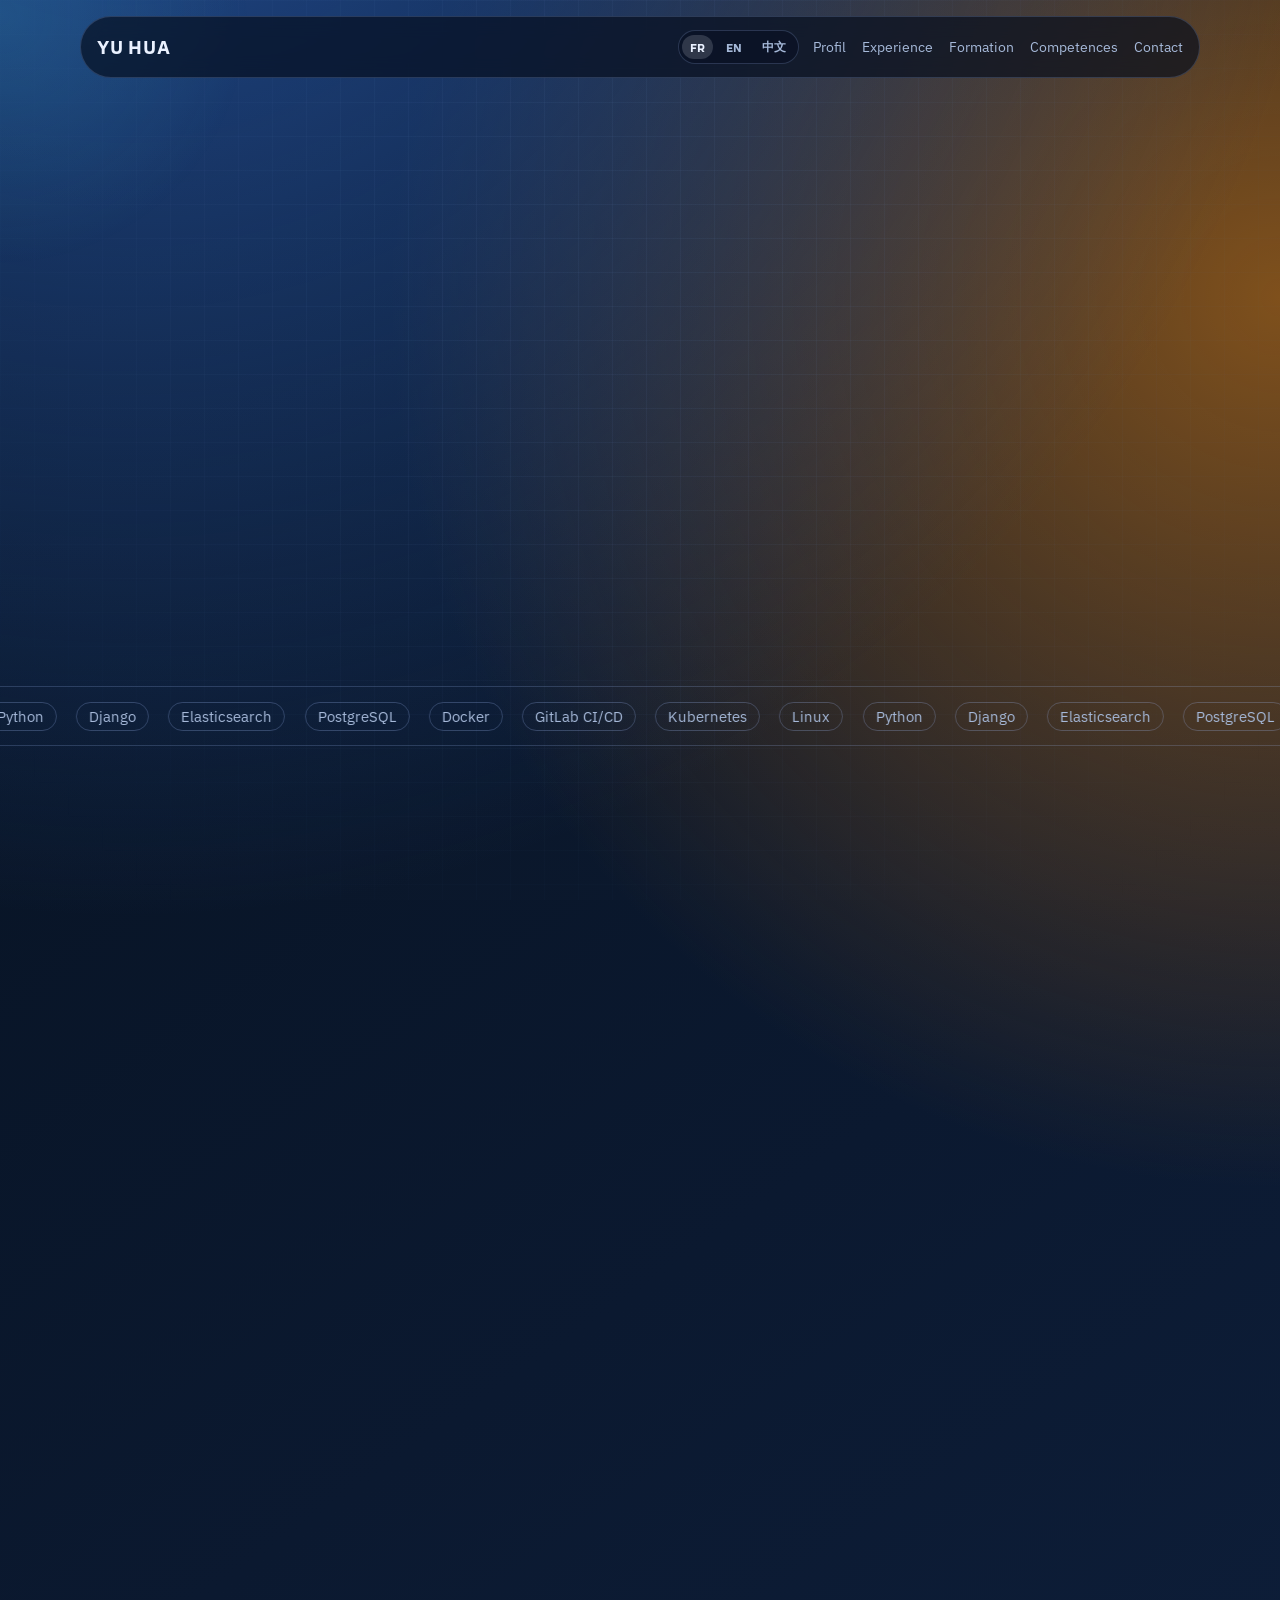
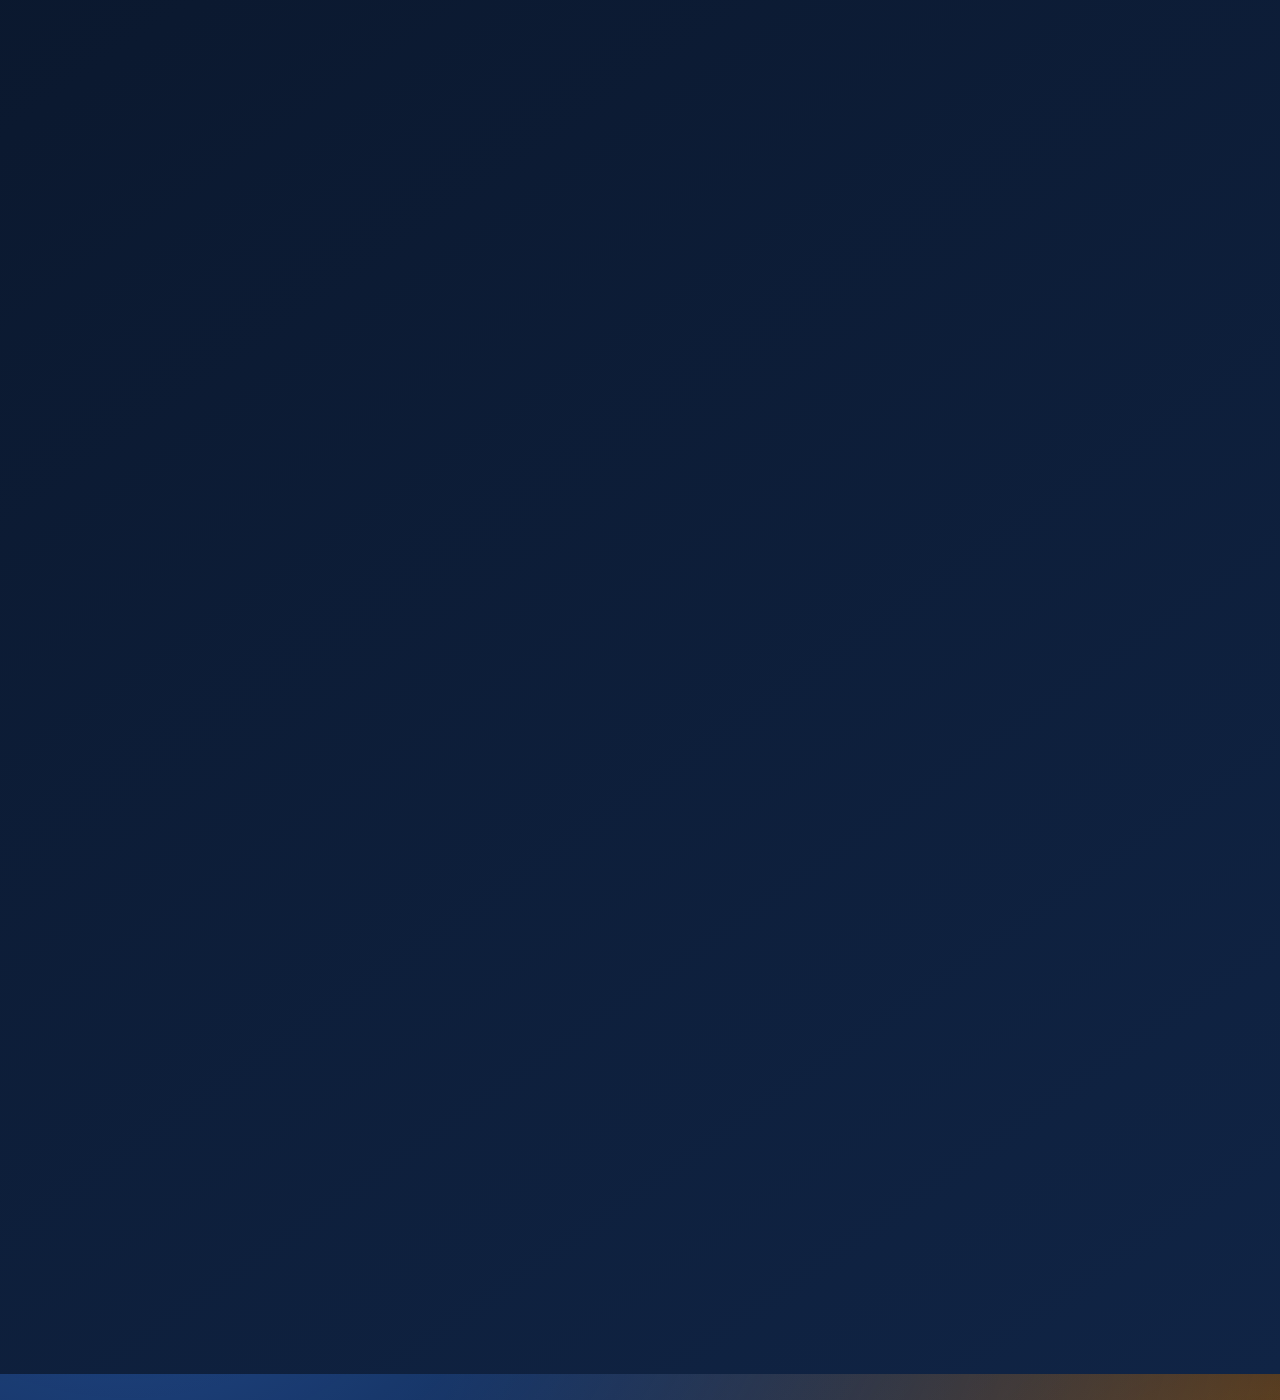
<file: index.html>
<!doctype html>
<html lang="fr">
<head>
  <meta charset="utf-8" />
  <meta name="viewport" content="width=device-width, initial-scale=1" />
  <title>Redirecting...</title>
  <meta http-equiv="refresh" content="0; url=/homepage_yhua/" />
</head>
<body>
  <p>Redirecting to <a href="/homepage_yhua/">/homepage_yhua/</a> ...</p>
</body>
</html>
</file>
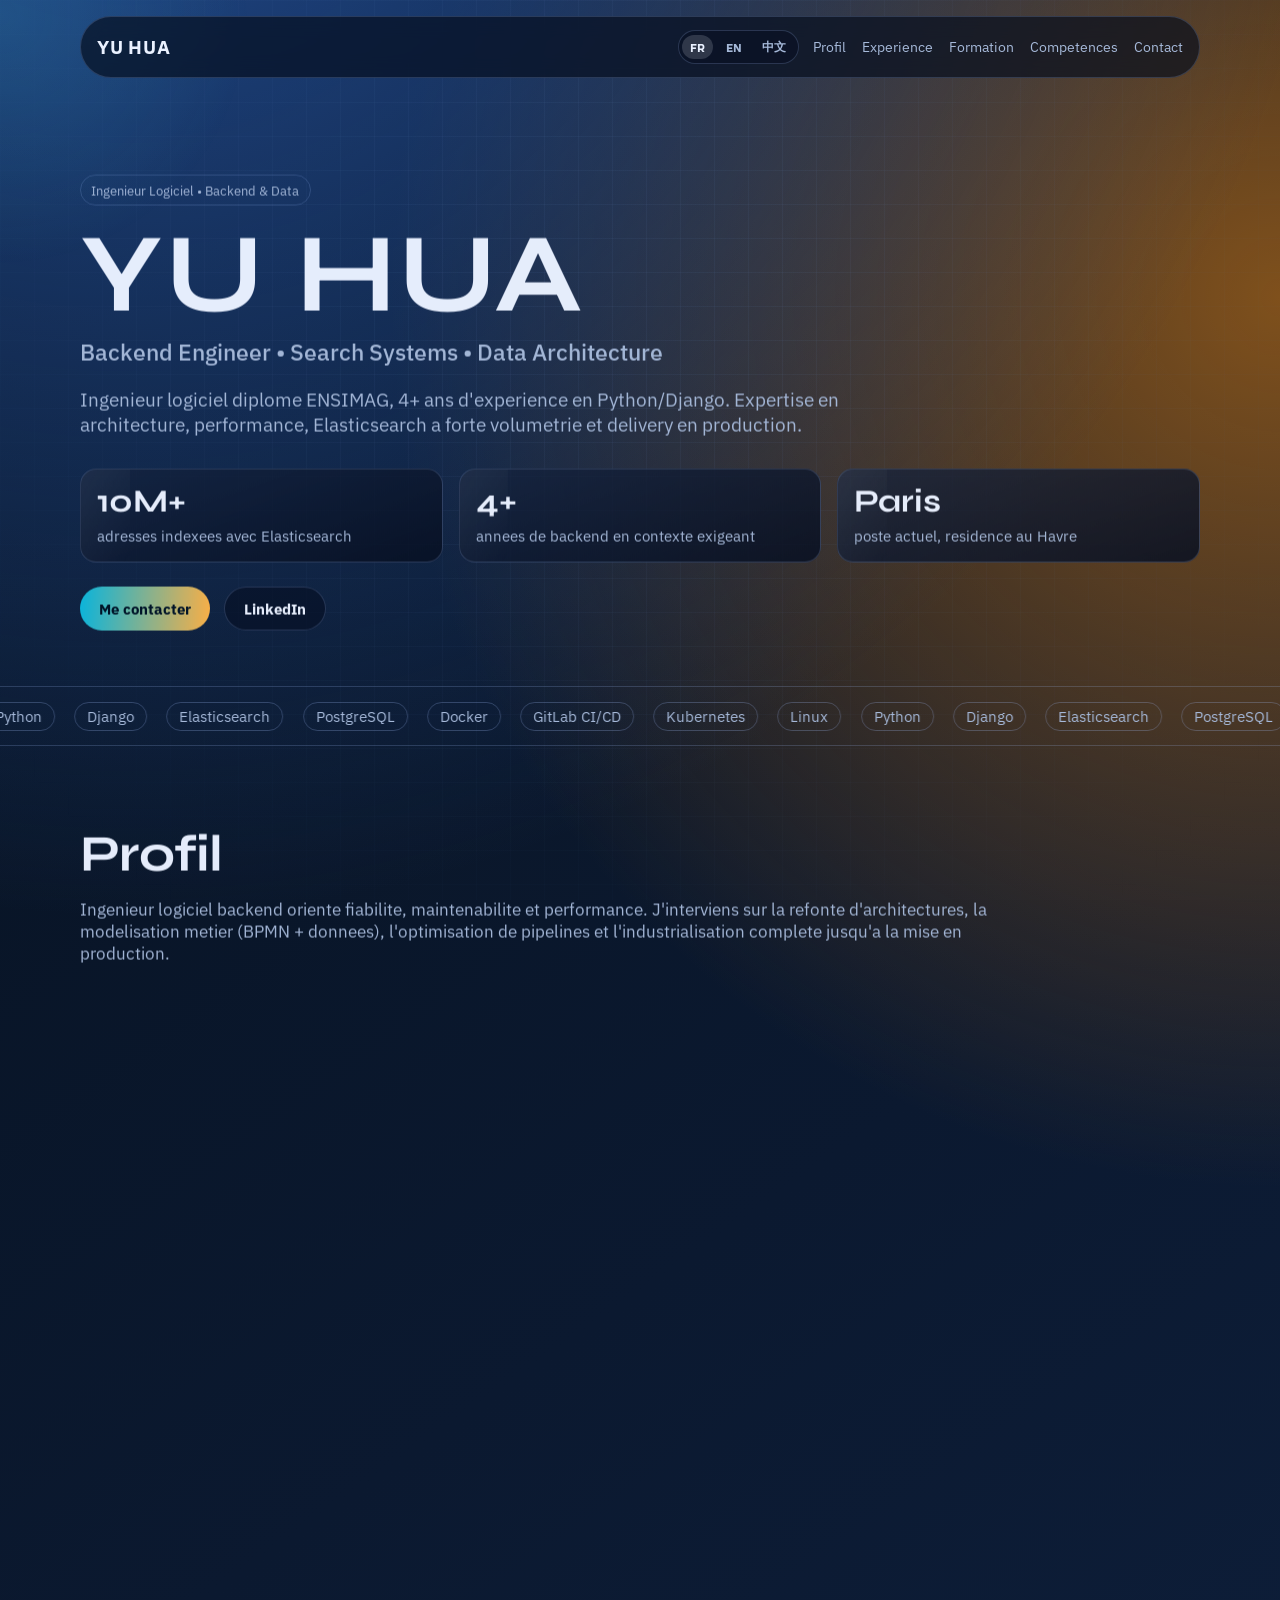
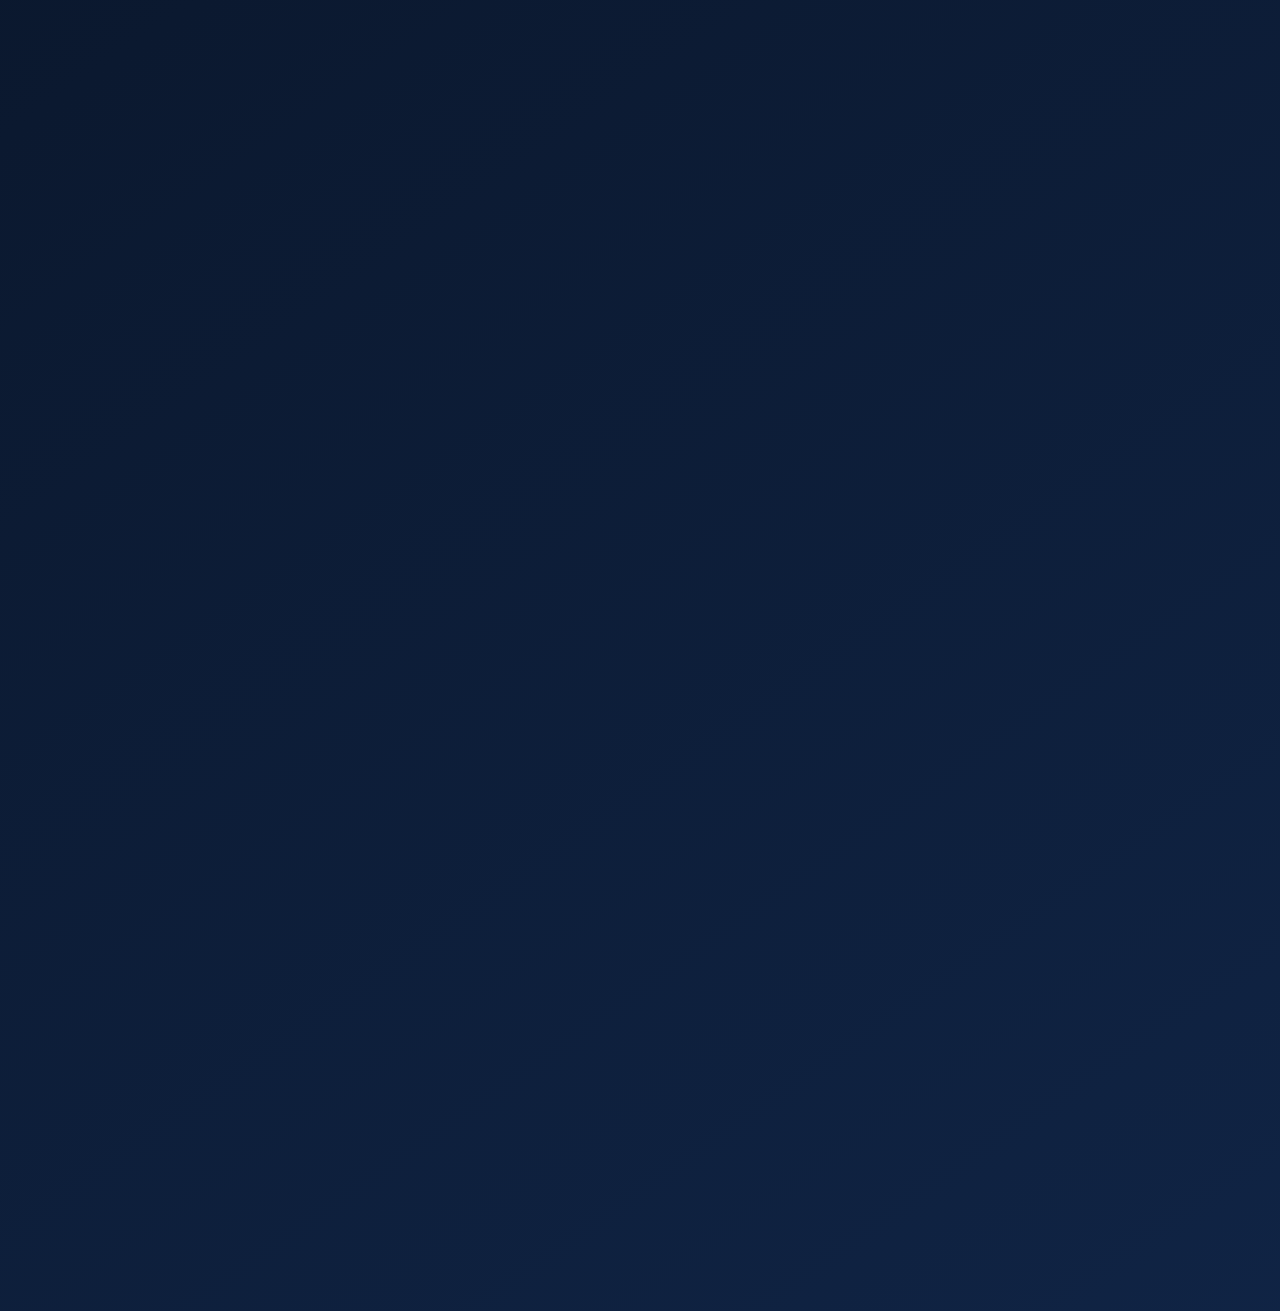
<file: homepage/index.html>
<!doctype html>
<html lang="fr">
<head>
  <meta charset="utf-8" />
  <meta name="viewport" content="width=device-width, initial-scale=1" />
  <title>Redirecting...</title>
  <meta http-equiv="refresh" content="0; url=/homepage/yhua/" />
</head>
<body>
  <p>Redirecting to <a href="/homepage/yhua/">/homepage/yhua/</a> ...</p>
</body>
</html>
</file>
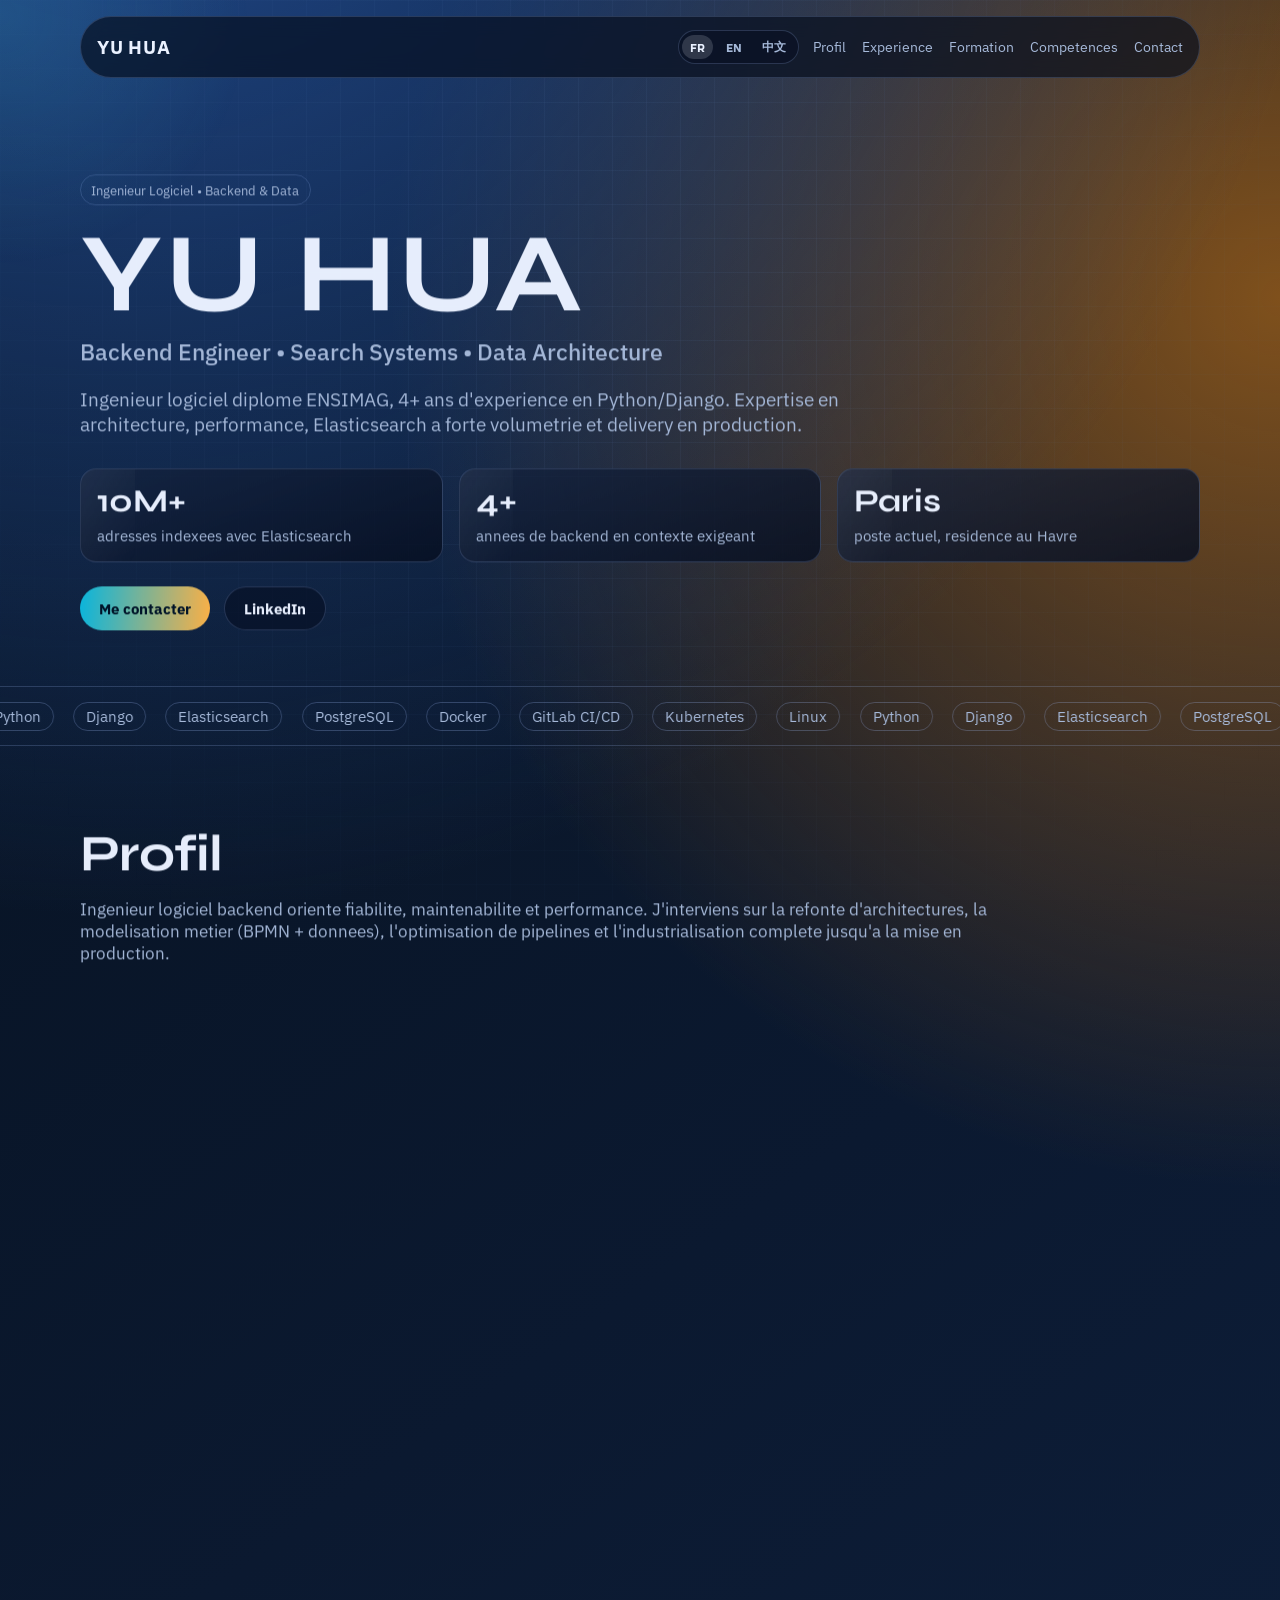
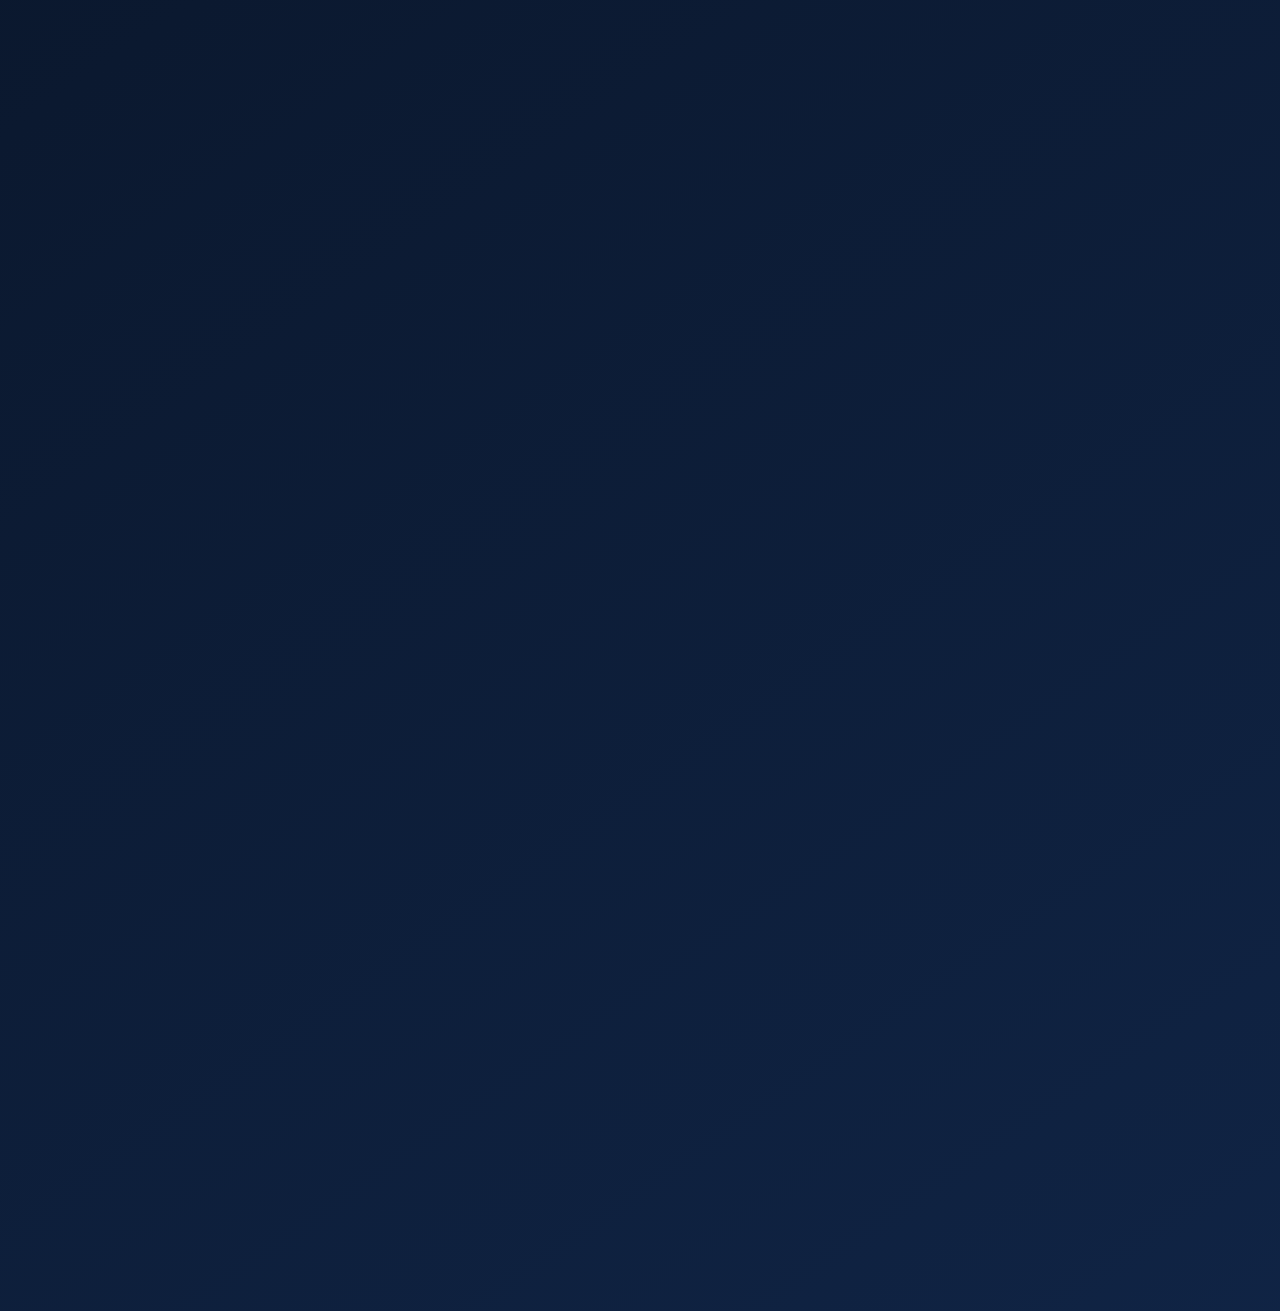
<file: homepage_yhua/index.html>
<!doctype html>
<html lang="fr">
<head>
  <meta charset="utf-8" />
  <meta name="viewport" content="width=device-width, initial-scale=1" />
  <title>Moved</title>
  <meta http-equiv="refresh" content="0; url=/homepage/yhua/" />
</head>
<body>
  <p>Moved to <a href="/homepage/yhua/">/homepage/yhua/</a>.</p>
</body>
</html>
</file>
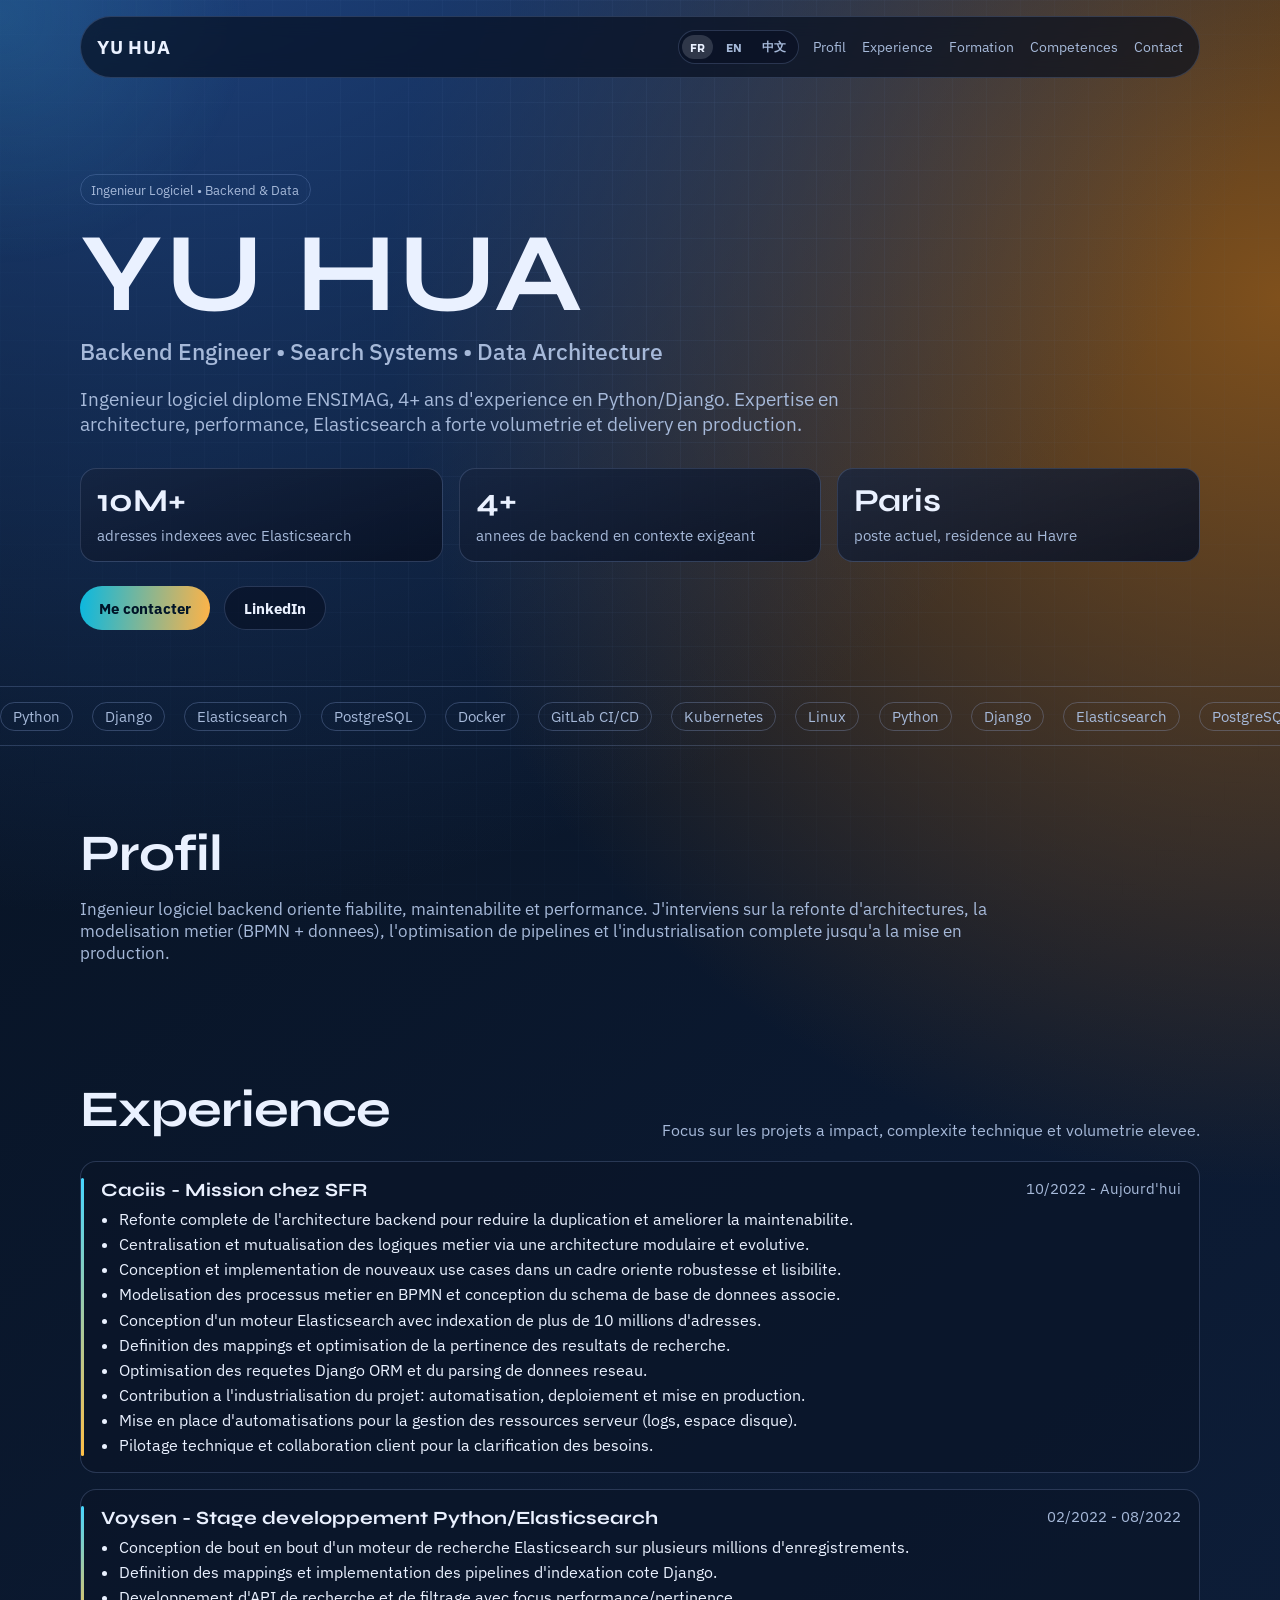
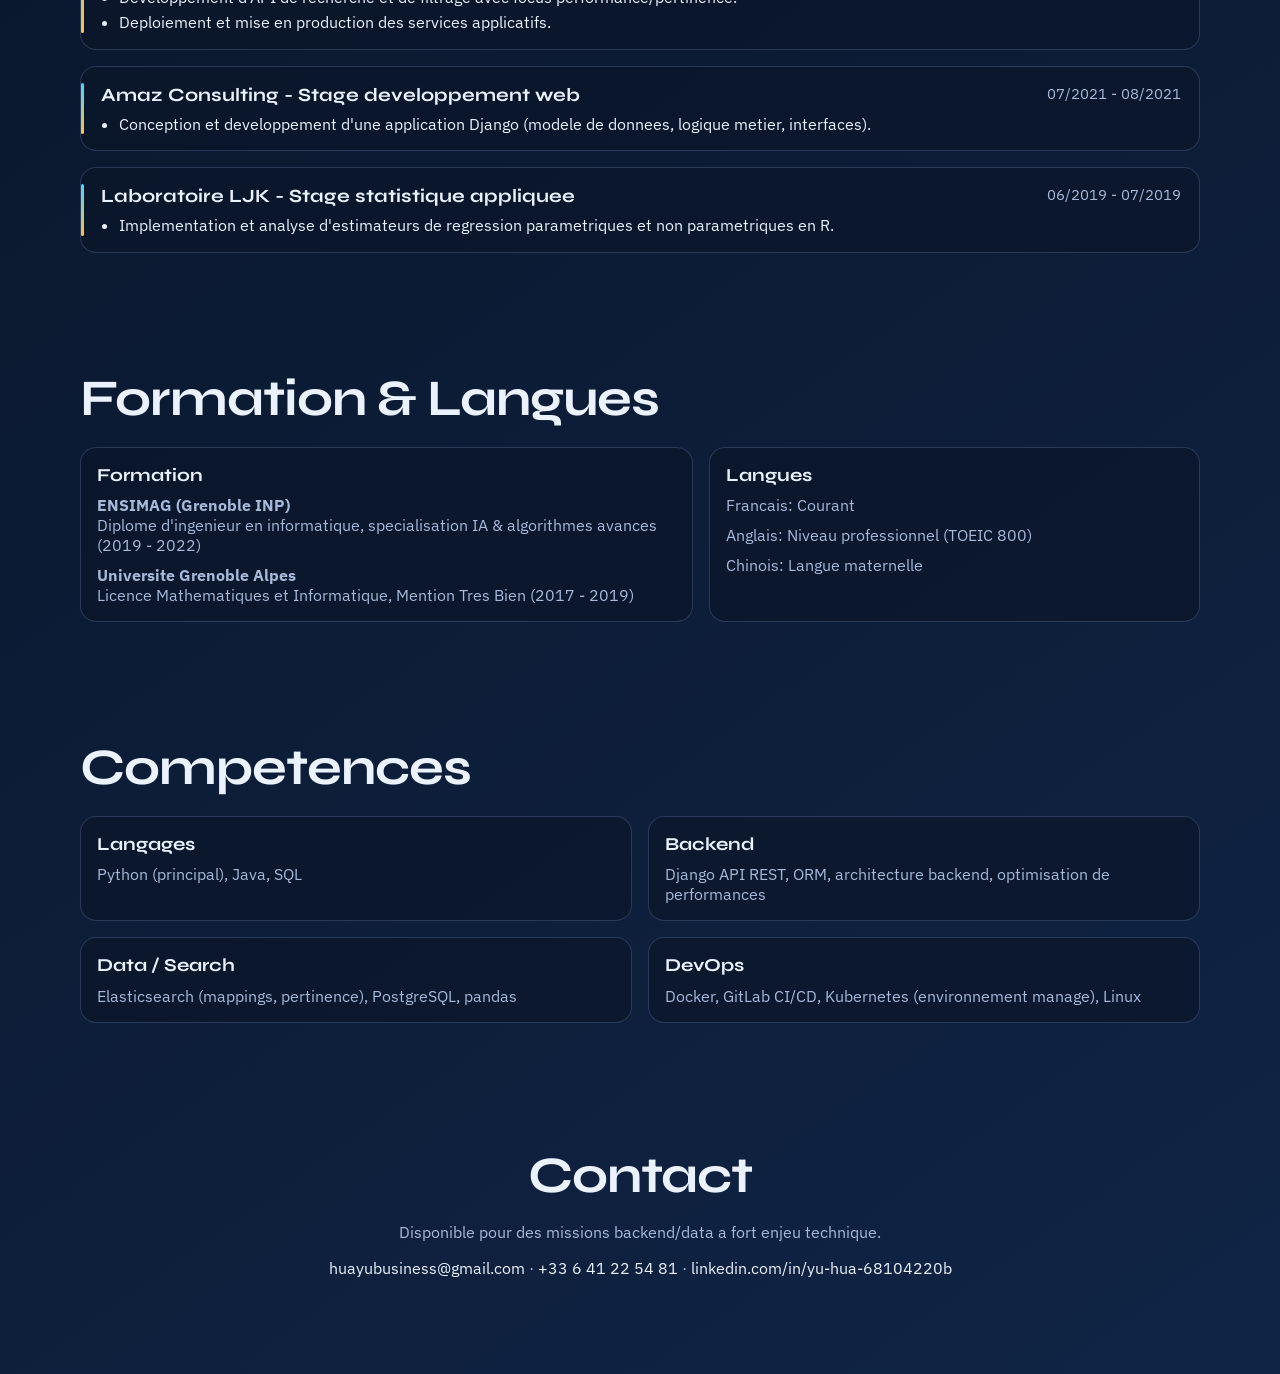
<file: homepage/yhua/index.html>
<!doctype html>
<html lang="fr">
<head>
  <meta charset="UTF-8" />
  <meta name="viewport" content="width=device-width, initial-scale=1.0" />
  <title>Yu HUA | Backend & Data Engineer</title>
  <meta name="description" content="Portfolio de Yu HUA, ingénieur backend et data spécialisé en search, architecture et IA appliquée." />
  <link rel="preconnect" href="https://fonts.googleapis.com" />
  <link rel="preconnect" href="https://fonts.gstatic.com" crossorigin />
  <link href="https://fonts.googleapis.com/css2?family=IBM+Plex+Sans:wght@400;500;700&family=Syne:wght@500;700;800&display=swap" rel="stylesheet" />
  <link rel="stylesheet" href="./styles.css" />
</head>
<body>
  <div class="noise" aria-hidden="true"></div>
  <div class="spotlight" id="spotlight" aria-hidden="true"></div>

  <header class="topbar" id="top">
    <a class="brand" href="#top" data-i18n="name.brand">YU HUA</a>
    <div class="topbar-right">
      <div class="lang-switch" aria-label="Language switcher">
        <button type="button" class="lang-btn active" data-lang-switch="fr">FR</button>
        <button type="button" class="lang-btn" data-lang-switch="en">EN</button>
        <button type="button" class="lang-btn" data-lang-switch="zh">中文</button>
      </div>
      <nav class="menu" aria-label="Navigation principale">
        <a href="#profil" data-i18n="nav.profil">Profil</a>
        <a href="#experience" data-i18n="nav.experience">Expérience</a>
        <a href="#education" data-i18n="nav.education">Formation</a>
        <a href="#skills" data-i18n="nav.skills">Compétences</a>
        <a href="#contact" data-i18n="nav.contact">Contact</a>
      </nav>
    </div>
  </header>

  <section class="hero reveal">
    <p class="tag" data-i18n="hero.tag">Ingénieur Logiciel • Backend & Data</p>
    <h1 class="hero-name" data-i18n="name.hero">YU HUA</h1>
    <p class="hero-role" data-i18n="hero.role">Backend Engineer • Search Systems • Data Architecture</p>
    <p class="intro" data-i18n="hero.intro">
      Ingénieur logiciel diplômé ENSIMAG, 4+ ans d'expérience en Python/Django.
      Expertise en architecture, performance, Elasticsearch à forte volumétrie et delivery en production.
    </p>

    <div class="hero-grid">
      <article class="metric">
        <strong>10M+</strong>
        <p data-i18n="hero.metric1">adresses indexées avec Elasticsearch</p>
      </article>
      <article class="metric">
        <strong>4+</strong>
        <p data-i18n="hero.metric2">années de backend en contexte exigeant</p>
      </article>
      <article class="metric">
        <strong data-i18n="hero.metric3strong">Paris</strong>
        <p data-i18n="hero.metric3">poste actuel, résidence au Havre</p>
      </article>
    </div>

    <div class="hero-actions">
      <button class="btn primary" id="open-contact-modal" type="button" data-i18n="hero.contactBtn">Me contacter</button>
      <a class="btn" href="https://www.linkedin.com/in/yu-hua-68104220b/" target="_blank" rel="noreferrer">LinkedIn</a>
    </div>
  </section>

  <section class="ticker" aria-label="Technologies">
    <div class="track">
      <span>Python</span>
      <span>Django</span>
      <span>Elasticsearch</span>
      <span>PostgreSQL</span>
      <span>Docker</span>
      <span>GitLab CI/CD</span>
      <span>Kubernetes</span>
      <span>Linux</span>
      <span>Python</span>
      <span>Django</span>
      <span>Elasticsearch</span>
      <span>PostgreSQL</span>
      <span>Docker</span>
      <span>GitLab CI/CD</span>
      <span>Kubernetes</span>
      <span>Linux</span>
    </div>
  </section>

  <main>
    <section class="section reveal" id="profil">
      <h2 data-i18n="profil.title">Profil</h2>
      <p data-i18n="profil.body">
        Ingénieur logiciel backend orienté fiabilité, maintenabilité et performance.
        J'interviens sur la refonte d'architectures, la modélisation métier (BPMN + données),
        l'optimisation de pipelines et l'industrialisation complète jusqu'à la mise en production.
      </p>
    </section>

    <section class="section reveal" id="experience">
      <div class="section-head">
        <h2 data-i18n="experience.title">Expérience</h2>
        <p data-i18n="experience.subtitle">Focus sur les projets à impact, complexité technique et volumétrie élevée.</p>
      </div>

      <div class="timeline">
        <article class="job">
          <div class="job-head">
            <h3 data-i18n="experience.sfr.title">Caciis - Mission chez SFR</h3>
            <span data-i18n="experience.sfr.date">10/2022 - Aujourd'hui</span>
          </div>
          <ul>
            <li data-i18n="experience.sfr.b1">Refonte complète de l'architecture backend pour réduire la duplication et améliorer la maintenabilité.</li>
            <li data-i18n="experience.sfr.b2">Centralisation et mutualisation des logiques métier via une architecture modulaire et évolutive.</li>
            <li data-i18n="experience.sfr.b3">Conception et implémentation de nouveaux use cases dans un cadre orienté robustesse et lisibilité.</li>
            <li data-i18n="experience.sfr.b4">Modélisation des processus métier en BPMN et conception du schéma de base de données associé.</li>
            <li data-i18n="experience.sfr.b5">Conception d'un moteur Elasticsearch avec indexation de plus de 10 millions d'adresses.</li>
            <li data-i18n="experience.sfr.b6">Définition des mappings et optimisation de la pertinence des résultats de recherche.</li>
            <li data-i18n="experience.sfr.b7">Optimisation des requêtes Django ORM et du parsing de données réseau.</li>
            <li data-i18n="experience.sfr.b8">Contribution à l'industrialisation du projet: automatisation, déploiement et mise en production.</li>
            <li data-i18n="experience.sfr.b9">Mise en place d'automatisations pour la gestion des ressources serveur (logs, espace disque).</li>
            <li data-i18n="experience.sfr.b10">Pilotage technique et collaboration client pour la clarification des besoins.</li>
          </ul>
        </article>

        <article class="job">
          <div class="job-head">
            <h3 data-i18n="experience.voysen.title">Voysen - Stage développement Python/Elasticsearch</h3>
            <span data-i18n="experience.voysen.date">02/2022 - 08/2022</span>
          </div>
          <ul>
            <li data-i18n="experience.voysen.b1">Conception de bout en bout d'un moteur de recherche Elasticsearch sur plusieurs millions d'enregistrements.</li>
            <li data-i18n="experience.voysen.b2">Définition des mappings et implémentation des pipelines d'indexation côté Django.</li>
            <li data-i18n="experience.voysen.b3">Développement d'API de recherche et de filtrage avec focus performance/pertinence.</li>
            <li data-i18n="experience.voysen.b4">Déploiement et mise en production des services applicatifs.</li>
          </ul>
        </article>

        <article class="job">
          <div class="job-head">
            <h3 data-i18n="experience.amaz.title">Amaz Consulting - Stage développement web</h3>
            <span data-i18n="experience.amaz.date">07/2021 - 08/2021</span>
          </div>
          <ul>
            <li data-i18n="experience.amaz.b1">Conception et développement d'une application Django (modèle de données, logique métier, interfaces).</li>
          </ul>
        </article>

        <article class="job">
          <div class="job-head">
            <h3 data-i18n="experience.ljk.title">Laboratoire LJK - Stage statistique appliquée</h3>
            <span data-i18n="experience.ljk.date">06/2019 - 07/2019</span>
          </div>
          <ul>
            <li data-i18n="experience.ljk.b1">Implémentation et analyse d'estimateurs de régression paramétriques et non paramétriques en R.</li>
          </ul>
        </article>
      </div>
    </section>

    <section class="section reveal" id="education">
      <h2 data-i18n="education.title">Formation & Langues</h2>
      <div class="split">
        <article class="panel">
          <h3 data-i18n="education.eduTitle">Formation</h3>
          <p data-i18n="education.e1"><strong>ENSIMAG (Grenoble INP)</strong><br />Diplôme d'ingénieur en informatique, spécialisation IA & algorithmes avancés (2019 - 2022)</p>
          <p data-i18n="education.e2"><strong>Université Grenoble Alpes</strong><br />Licence Mathématiques et Informatique, Mention Très Bien (2017 - 2019)</p>
        </article>

        <article class="panel">
          <h3 data-i18n="education.langTitle">Langues</h3>
          <p data-i18n="education.l1">Français: Courant</p>
          <p data-i18n="education.l2">Anglais: Niveau professionnel (TOEIC 800)</p>
          <p data-i18n="education.l3">Chinois: Langue maternelle</p>
        </article>
      </div>
    </section>

    <section class="section reveal" id="skills">
      <h2 data-i18n="skills.title">Compétences</h2>
      <div class="skills">
        <article class="skill-card">
          <h3 data-i18n="skills.s1t">Langages</h3>
          <p data-i18n="skills.s1b">Python (principal), Java, SQL</p>
        </article>
        <article class="skill-card">
          <h3 data-i18n="skills.s2t">Backend</h3>
          <p data-i18n="skills.s2b">Django API REST, ORM, architecture backend, optimisation de performances</p>
        </article>
        <article class="skill-card">
          <h3 data-i18n="skills.s3t">Data / Search</h3>
          <p data-i18n="skills.s3b">Elasticsearch (mappings, pertinence), PostgreSQL, pandas</p>
        </article>
        <article class="skill-card">
          <h3 data-i18n="skills.s4t">DevOps</h3>
          <p data-i18n="skills.s4b">Docker, GitLab CI/CD, Kubernetes (environnement managé), Linux</p>
        </article>
      </div>
    </section>
  </main>

  <footer class="footer reveal" id="contact">
    <h2 data-i18n="contact.title">Contact</h2>
    <p data-i18n="contact.subtitle">Disponible pour des missions backend/data à fort enjeu technique.</p>
    <p>
      <a href="mailto:huayubusiness@gmail.com">huayubusiness@gmail.com</a>
      <span> · </span>
      <a href="tel:+33641225481">+33 6 41 22 54 81</a>
      <span> · </span>
      <a href="https://www.linkedin.com/in/yu-hua-68104220b/" target="_blank" rel="noreferrer">linkedin.com/in/yu-hua-68104220b</a>
    </p>
  </footer>

  <div class="modal-backdrop" id="contact-modal" aria-hidden="true">
    <section class="modal" role="dialog" aria-modal="true" aria-labelledby="contact-modal-title">
      <div class="modal-head">
        <h3 id="contact-modal-title" data-i18n="modal.title">Envoyer un message</h3>
        <button class="close-btn" id="close-contact-modal" type="button" aria-label="Fermer">x</button>
      </div>
      <form id="contact-form">
        <label for="sender-email" data-i18n="modal.emailLabel">Votre e-mail</label>
        <input id="sender-email" name="sender_email" type="email" placeholder="ex: nom@email.com" data-i18n-placeholder="modal.emailPh" required />

        <label for="sender-message" data-i18n="modal.msgLabel">Votre message</label>
        <textarea id="sender-message" name="sender_message" rows="6" placeholder="Votre message..." data-i18n-placeholder="modal.msgPh" required></textarea>

        <button class="btn primary modal-submit" type="submit" data-i18n="modal.send">Envoyer</button>
      </form>
    </section>
  </div>

  <script src="./script.js"></script>
</body>
</html>
</file>
<file: homepage/yhua/styles.css>
:root {
  --bg-0: #06111f;
  --bg-1: #0b1930;
  --bg-2: #102445;
  --ink: #eaf1ff;
  --ink-soft: #a6b9d9;
  --line: rgba(167, 196, 255, 0.2);
  --card: rgba(11, 21, 41, 0.68);
  --glow-a: #47d6ff;
  --glow-b: #ffbf47;
  --max: 1120px;
}

* {
  box-sizing: border-box;
}

html,
body {
  margin: 0;
  padding: 0;
}

html {
  scroll-behavior: smooth;
}

body {
  font-family: "IBM Plex Sans", sans-serif;
  color: var(--ink);
  background:
    radial-gradient(circle at 10% -10%, #214b91 0%, transparent 35%),
    radial-gradient(circle at 100% 10%, #7e4f1b 0%, transparent 30%),
    linear-gradient(145deg, var(--bg-0), var(--bg-1) 45%, var(--bg-2));
  min-height: 100vh;
  overflow-x: hidden;
}

body::before {
  content: "";
  position: fixed;
  inset: 0;
  background-image:
    linear-gradient(rgba(108, 143, 201, 0.07) 1px, transparent 1px),
    linear-gradient(90deg, rgba(108, 143, 201, 0.07) 1px, transparent 1px);
  background-size: 34px 34px;
  mask-image: radial-gradient(circle at 50% 30%, black 20%, transparent 90%);
  pointer-events: none;
  z-index: -2;
}

.noise {
  position: fixed;
  inset: 0;
  background-image: radial-gradient(rgba(255, 255, 255, 0.06) 1px, transparent 1px);
  background-size: 2px 2px;
  opacity: 0.12;
  pointer-events: none;
  z-index: -1;
}

.spotlight {
  position: fixed;
  width: 520px;
  aspect-ratio: 1;
  border-radius: 50%;
  pointer-events: none;
  background: radial-gradient(circle, rgba(71, 214, 255, 0.14) 0%, rgba(71, 214, 255, 0) 68%);
  transform: translate(-50%, -50%);
  z-index: -1;
}

.topbar {
  width: min(var(--max), 94vw);
  margin: 1rem auto 0;
  position: sticky;
  top: 0.8rem;
  display: flex;
  justify-content: space-between;
  align-items: center;
  gap: 1rem;
  padding: 0.8rem 1rem;
  border: 1px solid var(--line);
  background: rgba(5, 13, 28, 0.66);
  backdrop-filter: blur(10px);
  border-radius: 999px;
  z-index: 20;
}

.topbar-right {
  display: flex;
  align-items: center;
  gap: 0.9rem;
}

.brand {
  font-family: "IBM Plex Sans", sans-serif;
  font-weight: 800;
  color: var(--ink);
  letter-spacing: 0.04em;
  text-decoration: none;
  font-size: 1.2rem;
  line-height: 1.1;
  white-space: nowrap;
  display: inline-flex;
  align-items: center;
}

.lang-switch {
  display: inline-flex;
  align-items: center;
  gap: 0.3rem;
  border: 1px solid var(--line);
  border-radius: 999px;
  padding: 0.2rem;
  background: rgba(8, 16, 34, 0.55);
}

.lang-btn {
  border: 0;
  background: transparent;
  color: var(--ink-soft);
  padding: 0.25rem 0.5rem;
  border-radius: 999px;
  cursor: pointer;
  font-size: 0.78rem;
  font-weight: 700;
  font-family: inherit;
}

.lang-btn.active {
  background: rgba(234, 241, 255, 0.16);
  color: var(--ink);
}

.menu {
  display: flex;
  gap: 1rem;
  flex-wrap: wrap;
  justify-content: flex-end;
}

.menu a {
  color: var(--ink-soft);
  text-decoration: none;
  font-size: 0.88rem;
}

.menu a:hover,
.menu a:focus-visible {
  color: var(--ink);
}

.hero,
.section,
.footer {
  width: min(var(--max), 92vw);
  margin: 0 auto;
}

.hero {
  padding: 6rem 0 3.5rem;
}

.tag {
  display: inline-block;
  margin: 0;
  padding: 0.35rem 0.65rem;
  border: 1px solid var(--line);
  border-radius: 999px;
  color: var(--ink-soft);
  font-size: 0.84rem;
}

h1,
h2,
h3 {
  font-family: "Syne", sans-serif;
  margin: 0;
}

.hero-name {
  margin-top: 1.2rem;
  font-size: clamp(3rem, 11vw, 7rem);
  line-height: 0.9;
  letter-spacing: 0.02em;
  max-width: none;
}

.hero-role {
  margin: 0.7rem 0 0;
  font-size: clamp(1.05rem, 2.3vw, 1.45rem);
  color: var(--ink-soft);
  font-weight: 500;
}

.intro {
  max-width: 760px;
  margin-top: 1.2rem;
  color: var(--ink-soft);
  font-size: clamp(1rem, 1.8vw, 1.2rem);
}

.hero-grid {
  margin-top: 2rem;
  display: grid;
  grid-template-columns: repeat(3, minmax(0, 1fr));
  gap: 1rem;
}

.metric {
  border: 1px solid var(--line);
  background: linear-gradient(160deg, rgba(22, 36, 63, 0.72), rgba(8, 16, 34, 0.86));
  border-radius: 1rem;
  padding: 1rem;
  position: relative;
  overflow: hidden;
}

.metric::after {
  content: "";
  position: absolute;
  inset: 0;
  background: linear-gradient(120deg, transparent, rgba(255, 255, 255, 0.1), transparent);
  transform: translateX(-110%);
  animation: shimmer 5s linear infinite;
}

.metric strong {
  font-size: 2rem;
  line-height: 1;
  font-family: "Syne", sans-serif;
}

.metric p {
  margin: 0.55rem 0 0;
  color: var(--ink-soft);
  font-size: 0.95rem;
}

.hero-actions {
  margin-top: 1.5rem;
  display: flex;
  gap: 0.85rem;
  flex-wrap: wrap;
}

.btn {
  border: 1px solid var(--line);
  color: var(--ink);
  text-decoration: none;
  padding: 0.72rem 1.2rem;
  border-radius: 999px;
  font-weight: 700;
  font-size: 0.94rem;
  background: rgba(8, 16, 34, 0.62);
  transition: transform 0.2s ease, border-color 0.2s ease;
  font-family: inherit;
  cursor: pointer;
}

.btn:hover,
.btn:focus-visible {
  transform: translateY(-2px);
  border-color: rgba(234, 241, 255, 0.45);
}

.btn.primary {
  background: linear-gradient(95deg, #0ab8e0, #ffb347);
  color: #001428;
  border: 0;
}

.ticker {
  border-block: 1px solid var(--line);
  overflow: hidden;
  margin-bottom: 1.2rem;
}

.track {
  width: max-content;
  padding: 0.9rem 0;
  display: flex;
  gap: 1.2rem;
  animation: loop 26s linear infinite;
}

.track span {
  color: var(--ink-soft);
  font-size: 0.92rem;
  border: 1px solid rgba(167, 196, 255, 0.25);
  border-radius: 999px;
  padding: 0.25rem 0.75rem;
}

.section {
  padding: 3.6rem 0;
}

h2 {
  font-size: clamp(1.9rem, 4vw, 3.2rem);
  letter-spacing: -0.02em;
}

.section > p {
  max-width: 920px;
  color: var(--ink-soft);
  font-size: 1.05rem;
  margin: 0.9rem 0 0;
}

.section-head {
  display: flex;
  justify-content: space-between;
  gap: 1rem;
  align-items: end;
  flex-wrap: wrap;
}

.section-head p {
  margin: 0;
  color: var(--ink-soft);
}

.timeline {
  margin-top: 1.3rem;
  display: grid;
  gap: 1rem;
}

.job {
  position: relative;
  border: 1px solid var(--line);
  border-radius: 1rem;
  padding: 1.05rem 1.1rem 1.05rem 1.25rem;
  background: var(--card);
}

.job::before {
  content: "";
  position: absolute;
  left: 0;
  top: 1rem;
  bottom: 1rem;
  width: 3px;
  border-radius: 3px;
  background: linear-gradient(180deg, var(--glow-a), var(--glow-b));
}

.job-head {
  display: flex;
  justify-content: space-between;
  gap: 0.8rem;
  flex-wrap: wrap;
  margin-bottom: 0.5rem;
}

.job-head span {
  color: var(--ink-soft);
  font-size: 0.92rem;
}

.job ul {
  margin: 0;
  padding-left: 1.1rem;
}

.job li {
  margin-top: 0.32rem;
}

.split,
.skills {
  margin-top: 1.1rem;
  display: grid;
  gap: 1rem;
}

.split {
  grid-template-columns: 1.25fr 1fr;
}

.skills {
  grid-template-columns: repeat(2, minmax(0, 1fr));
}

.panel,
.skill-card {
  border: 1px solid var(--line);
  border-radius: 1rem;
  background: var(--card);
  padding: 1rem;
}

.panel h3,
.skill-card h3 {
  font-size: 1.14rem;
}

.panel p,
.skill-card p {
  margin: 0.6rem 0 0;
  color: var(--ink-soft);
}

.footer {
  padding: 4rem 0 5rem;
  text-align: center;
}

.footer p {
  color: var(--ink-soft);
}

.footer a {
  color: var(--ink);
  text-decoration: none;
}

.modal-backdrop {
  position: fixed;
  inset: 0;
  background: rgba(3, 8, 18, 0.7);
  backdrop-filter: blur(6px);
  display: flex;
  align-items: center;
  justify-content: center;
  padding: 1rem;
  opacity: 0;
  pointer-events: none;
  transition: opacity 0.2s ease;
  z-index: 40;
}

.modal-backdrop.open {
  opacity: 1;
  pointer-events: auto;
}

.modal {
  width: min(560px, 100%);
  border: 1px solid var(--line);
  border-radius: 1rem;
  background: linear-gradient(160deg, rgba(15, 28, 52, 0.96), rgba(8, 15, 32, 0.98));
  padding: 1rem;
}

.modal-head {
  display: flex;
  align-items: center;
  justify-content: space-between;
  gap: 1rem;
  margin-bottom: 0.8rem;
}

.close-btn {
  border: 1px solid var(--line);
  background: transparent;
  color: var(--ink);
  border-radius: 999px;
  width: 34px;
  height: 34px;
  font-size: 1rem;
  cursor: pointer;
}

#contact-form {
  display: grid;
  gap: 0.65rem;
}

#contact-form label {
  color: var(--ink-soft);
  font-size: 0.92rem;
}

#contact-form input,
#contact-form textarea {
  border: 1px solid var(--line);
  background: rgba(7, 14, 30, 0.8);
  color: var(--ink);
  border-radius: 0.7rem;
  padding: 0.75rem 0.85rem;
  font: inherit;
}

#contact-form input:focus,
#contact-form textarea:focus {
  outline: 1px solid rgba(71, 214, 255, 0.65);
}

.modal-submit {
  margin-top: 0.4rem;
  justify-self: start;
}

body.modal-open {
  overflow: hidden;
}

.reveal {
  opacity: 0;
  transform: translateY(26px);
  transition: transform 0.65s ease, opacity 0.65s ease;
}

.reveal.visible {
  opacity: 1;
  transform: none;
}

@keyframes loop {
  from {
    transform: translateX(0);
  }
  to {
    transform: translateX(-50%);
  }
}

@keyframes shimmer {
  from {
    transform: translateX(-110%);
  }
  to {
    transform: translateX(110%);
  }
}

@media (max-width: 940px) {
  .topbar {
    border-radius: 1rem;
    align-items: flex-start;
    flex-direction: column;
  }

  .topbar-right {
    width: 100%;
    flex-direction: column;
    align-items: flex-start;
  }

  .hero {
    padding-top: 4.7rem;
  }

  .hero-grid,
  .split,
  .skills {
    grid-template-columns: 1fr;
  }

  .section {
    padding: 2.7rem 0;
  }

  .menu {
    gap: 0.65rem;
  }
}

@media (prefers-reduced-motion: reduce) {
  *,
  *::before,
  *::after {
    animation: none !important;
    transition: none !important;
    scroll-behavior: auto !important;
  }

  .reveal {
    opacity: 1;
    transform: none;
  }
}
</file>
